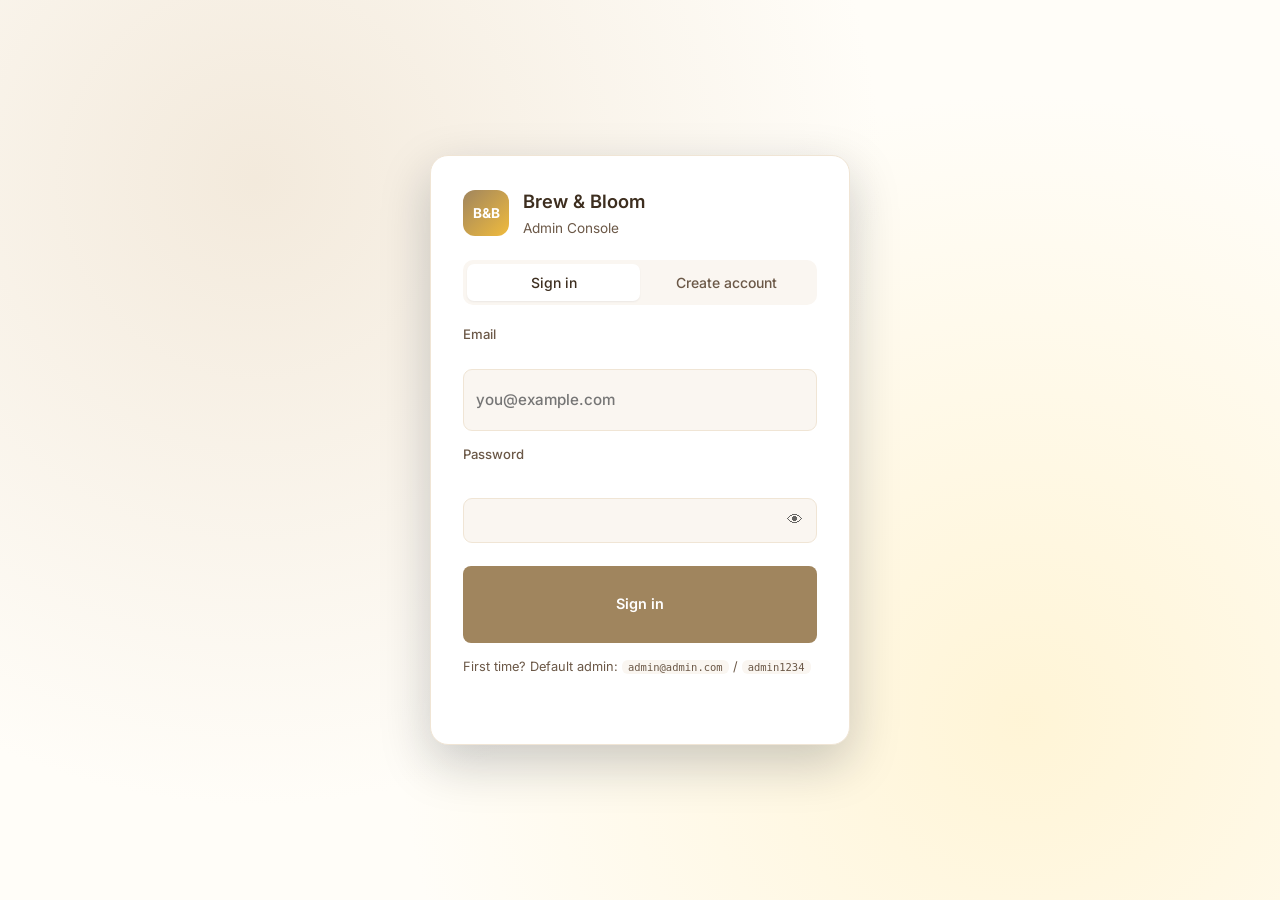
<file: admin.html>
<!DOCTYPE html>
<html lang="en">
<head>
  <meta charset="UTF-8" />
  <meta name="viewport" content="width=device-width, initial-scale=1.0" />
  <title>Admin · Brew & Bloom</title>
  <meta name="robots" content="noindex, nofollow" />

  <link rel="preconnect" href="https://fonts.googleapis.com" />
  <link rel="preconnect" href="https://fonts.gstatic.com" crossorigin />
  <link href="https://fonts.googleapis.com/css2?family=Inter:wght@400;500;600;700&display=swap" rel="stylesheet" />

  <link rel="stylesheet" href="admin.css?v=5" />

  <script>
    (function () {
      try {
        var saved = localStorage.getItem('bb-theme');
        var theme = (saved === 'dark' || saved === 'light')
          ? saved
          : (window.matchMedia('(prefers-color-scheme: dark)').matches ? 'dark' : 'light');
        document.documentElement.setAttribute('data-theme', theme);
      } catch (e) {}
    })();
  </script>
</head>
<body>

  <!-- ==========================================================
       AUTH GATE  (login + register tabs; covers everything else
       until the user has a valid session)
       ========================================================== -->
  <div class="auth-gate" id="authGate">
    <div class="auth-card">
      <div class="auth-brand">
        <span class="brand-mark">B&amp;B</span>
        <div>
          <h1>Brew &amp; Bloom</h1>
          <p class="muted">Admin Console</p>
        </div>
      </div>

      <div class="auth-tabs" role="tablist">
        <button class="auth-tab active" data-auth-tab="login" role="tab">Sign in</button>
        <button class="auth-tab"        data-auth-tab="register" role="tab">Create account</button>
      </div>

      <!-- Stacked forms: both occupy the same cell. CSS crossfades
           via .active so the card never jumps in height. -->
      <div class="auth-form-stack">
        <!-- Login form -->
        <form class="auth-form active" id="loginForm" autocomplete="on">
          <label>
            Email
            <input type="email" name="email" required autocomplete="username" placeholder="you@example.com" />
          </label>
          <label>
            Password
            <div class="pw-wrap">
              <input type="password" name="password" required autocomplete="current-password" minlength="8" />
              <button type="button" class="pw-toggle" aria-label="Show password">👁</button>
            </div>
          </label>
          <p class="form-error" id="loginError" hidden></p>
          <button type="submit" class="btn btn-primary btn-block">Sign in</button>
          <p class="hint muted">
            First time? Default admin: <code>admin@admin.com</code> / <code>admin1234</code>
          </p>
        </form>

        <!-- Register form -->
        <form class="auth-form" id="registerForm" autocomplete="on">
          <label>
            Name
            <input type="text" name="name" required placeholder="Your name" />
          </label>
          <label>
            Email
            <input type="email" name="email" required autocomplete="username" placeholder="you@example.com" />
          </label>
          <label>
            Password
            <input type="password" name="password" required autocomplete="new-password" minlength="8" />
            <small class="muted">8+ characters. Use a unique one — passwords are hashed but stored locally for now.</small>
          </label>
          <p class="form-error" id="registerError" hidden></p>
          <button type="submit" class="btn btn-primary btn-block">Create account</button>
          <p class="hint muted">
            New accounts default to "customer." Ask an existing admin to promote you.
          </p>
        </form>
      </div>
    </div>
  </div>

  <!-- ==========================================================
       ADMIN APP SHELL  (shown only after login)
       ========================================================== -->
  <div class="app" id="adminApp" hidden>

    <!-- Top bar -->
    <header class="topbar">
      <button class="icon-btn sidebar-toggle" id="sidebarToggle" aria-label="Menu">☰</button>
      <div class="topbar-brand">
        <span class="brand-mark sm">B&amp;B</span>
        <strong>Admin</strong>
      </div>

      <div class="topbar-right">
        <a href="index.html" class="link" target="_blank" rel="noopener">View public site ↗</a>
        <button class="icon-btn theme-toggle" id="themeToggleBtn" aria-label="Toggle theme">
          <span class="sun">☀</span><span class="moon">☾</span>
        </button>
        <div class="user-chip" id="userChip">
          <span class="avatar" id="userAvatar">A</span>
          <span class="user-name" id="userName">Admin</span>
          <button class="link logout-btn" id="logoutBtn">Sign out</button>
        </div>
      </div>
    </header>

    <!-- Sidebar -->
    <aside class="sidebar" id="sidebar">
      <nav class="side-nav" aria-label="Admin sections">
        <button class="side-link active" data-section="dashboard">
          <span class="ico">▣</span> Dashboard
        </button>
        <button class="side-link" data-section="menu">
          <span class="ico">☕</span> Menu Items
        </button>
        <button class="side-link" data-section="content">
          <span class="ico">✎</span> Banner &amp; Content
        </button>
        <button class="side-link admin-only" data-section="payments">
          <span class="ico">$</span> Payments &amp; API
        </button>
        <button class="side-link admin-only" data-section="users">
          <span class="ico">⚇</span> Users
        </button>
        <button class="side-link" data-section="danger">
          <span class="ico">⚠</span> Danger Zone
        </button>
      </nav>
      <footer class="sidebar-footer">
        <p class="muted small">Brew &amp; Bloom Admin · v0.1 prototype</p>
      </footer>
    </aside>

    <!-- Main content -->
    <main class="content" id="content">

      <!-- ============ DASHBOARD ============ -->
      <section class="panel" data-panel="dashboard">
        <header class="panel-head">
          <div>
            <h2>Dashboard</h2>
            <p class="muted">Quick overview of what's live on your store.</p>
          </div>
        </header>

        <div class="stats-grid">
          <div class="stat-card">
            <p class="stat-label">Menu items</p>
            <h3 id="statMenu">—</h3>
          </div>
          <div class="stat-card">
            <p class="stat-label">Categories</p>
            <h3 id="statCategories">—</h3>
          </div>
          <div class="stat-card">
            <p class="stat-label">Payment methods enabled</p>
            <h3 id="statPayments">—</h3>
          </div>
          <div class="stat-card">
            <p class="stat-label">Registered users</p>
            <h3 id="statUsers">—</h3>
          </div>
        </div>

        <div class="info-box">
          <h4>Prototype status</h4>
          <p>This admin panel currently writes to your browser's <code>localStorage</code>. Changes are visible only on this device. See <code>BUGS.md</code> for the production upgrade path (Supabase / Firebase).</p>
        </div>
      </section>

      <!-- ============ MENU ============ -->
      <section class="panel" data-panel="menu" hidden>
        <header class="panel-head">
          <div>
            <h2>Menu Items</h2>
            <p class="muted">Add, edit, or remove drinks and pastries.</p>
          </div>
          <button class="btn btn-primary" id="addItemBtn">+ Add item</button>
        </header>

        <div class="toolbar">
          <input type="search" id="menuSearch" placeholder="Search by name or category…" />
          <select id="menuCategoryFilter">
            <option value="">All categories</option>
            <option value="coffee">Coffee</option>
            <option value="tea">Tea</option>
            <option value="cold">Cold Brews</option>
            <option value="pastry">Pastries</option>
            <option value="bundle">Bundles</option>
          </select>
        </div>

        <div class="table-wrap">
          <table class="data-table" id="menuTable">
            <thead>
              <tr>
                <th></th>
                <th>Name</th>
                <th>Category</th>
                <th>Price</th>
                <th>Tag</th>
                <th>Options</th>
                <th class="right">Actions</th>
              </tr>
            </thead>
            <tbody id="menuTableBody">
              <!-- rows injected by admin.js -->
            </tbody>
          </table>
        </div>
      </section>

      <!-- ============ BANNER & CONTENT ============ -->
      <section class="panel" data-panel="content" hidden>
        <header class="panel-head">
          <div>
            <h2>Banner &amp; Content</h2>
            <p class="muted">Edit the customer-facing text and the hero / about images.</p>
          </div>
          <button class="btn btn-primary" id="saveContentBtn">Save changes</button>
        </header>

        <form class="content-form" id="contentForm">
          <fieldset>
            <legend>Brand</legend>
            <label>Brand name <input type="text" name="brandName" /></label>
            <label>Tagline <textarea name="brandTagline" rows="2"></textarea></label>
            <label>Announcement bar <input type="text" name="announcement" placeholder="Free delivery on orders over ₱500" /></label>
          </fieldset>

          <fieldset>
            <legend>Hero section</legend>
            <label>Eyebrow text <input type="text" name="heroEyebrow" /></label>
            <label>Headline (newlines allowed) <textarea name="heroTitle" rows="3"></textarea></label>
            <label>Hero image
              <div class="img-uploader" data-img-target="heroImage">
                <img class="preview" id="heroImagePreview" alt="" />
                <input type="url" name="heroImage" placeholder="https://… or upload" />
                <input type="file" accept="image/*" class="img-file" data-target="heroImage" />
                <button type="button" class="btn btn-ghost choose-file">Upload image</button>
              </div>
            </label>
          </fieldset>

          <fieldset>
            <legend>About section</legend>
            <label>About title <input type="text" name="aboutTitle" /></label>
            <label>About body <textarea name="aboutBody" rows="4"></textarea></label>
            <label>About image
              <div class="img-uploader" data-img-target="aboutImage">
                <img class="preview" id="aboutImagePreview" alt="" />
                <input type="url" name="aboutImage" placeholder="https://… or upload" />
                <input type="file" accept="image/*" class="img-file" data-target="aboutImage" />
                <button type="button" class="btn btn-ghost choose-file">Upload image</button>
              </div>
            </label>
          </fieldset>

          <fieldset>
            <legend>Contact</legend>
            <label>Phone <input type="tel" name="contactPhone" /></label>
            <label>Email <input type="email" name="contactEmail" /></label>
            <label>Address <input type="text" name="contactAddress" /></label>
            <label>Hours <input type="text" name="hours" /></label>
          </fieldset>
        </form>
      </section>

      <!-- ============ PAYMENTS & API (admin only) ============ -->
      <section class="panel admin-only" data-panel="payments" hidden>
        <header class="panel-head">
          <div>
            <h2>Payments &amp; API</h2>
            <p class="muted">Toggle methods and configure provider keys. Customers never see these values.</p>
          </div>
          <button class="btn btn-primary" id="savePaymentsBtn">Save changes</button>
        </header>

        <div class="warn-box">
          <strong>⚠ Security notice.</strong> API keys are stored in localStorage in this prototype, which is INSECURE.
          Real keys must live on a backend server, never in a browser. Use the placeholders below for now.
        </div>

        <form class="payments-form" id="paymentsForm">
          <!-- GCash -->
          <fieldset>
            <legend>GCash</legend>
            <label class="toggle"><input type="checkbox" data-pay="gcash" data-field="enabled" /> Enabled for customers</label>
            <label>API key <input type="password" data-pay="gcash" data-field="apiKey" placeholder="xnd_pk_…" /></label>
            <label>Merchant ID <input type="text" data-pay="gcash" data-field="merchantId" /></label>
          </fieldset>

          <!-- Maya -->
          <fieldset>
            <legend>Maya</legend>
            <label class="toggle"><input type="checkbox" data-pay="maya" data-field="enabled" /> Enabled for customers</label>
            <label>API key <input type="password" data-pay="maya" data-field="apiKey" /></label>
            <label>Merchant ID <input type="text" data-pay="maya" data-field="merchantId" /></label>
          </fieldset>

          <!-- Bank -->
          <fieldset>
            <legend>Online Banking (BPI / BDO / UnionBank…)</legend>
            <label class="toggle"><input type="checkbox" data-pay="bank" data-field="enabled" /> Enabled for customers</label>
            <label>Provider
              <select data-pay="bank" data-field="provider">
                <option value="paymongo">PayMongo</option>
                <option value="xendit">Xendit</option>
              </select>
            </label>
            <label>API key <input type="password" data-pay="bank" data-field="apiKey" /></label>
          </fieldset>

          <!-- Card -->
          <fieldset>
            <legend>Credit / Debit Card</legend>
            <label class="toggle"><input type="checkbox" data-pay="card" data-field="enabled" /> Enabled for customers</label>
            <label>Provider
              <select data-pay="card" data-field="provider">
                <option value="stripe">Stripe</option>
                <option value="paymongo">PayMongo</option>
                <option value="adyen">Adyen</option>
              </select>
            </label>
            <label>Publishable key <input type="text"     data-pay="card" data-field="publishableKey" placeholder="pk_test_…" /></label>
            <label>Secret key      <input type="password" data-pay="card" data-field="secretKey"      placeholder="sk_test_…" /></label>
          </fieldset>

          <!-- COD -->
          <fieldset>
            <legend>Cash on Delivery</legend>
            <label class="toggle"><input type="checkbox" data-pay="cod" data-field="enabled" /> Enabled for customers</label>
          </fieldset>
        </form>
      </section>

      <!-- ============ USERS (admin only) ============ -->
      <section class="panel admin-only" data-panel="users" hidden>
        <header class="panel-head">
          <div>
            <h2>Users</h2>
            <p class="muted">Promote customers to admin or demote them back.</p>
          </div>
        </header>

        <div class="table-wrap">
          <table class="data-table" id="usersTable">
            <thead>
              <tr><th>Name</th><th>Email</th><th>Role</th><th>Joined</th><th class="right">Actions</th></tr>
            </thead>
            <tbody id="usersTableBody"></tbody>
          </table>
        </div>
      </section>

      <!-- ============ DANGER ZONE ============ -->
      <section class="panel" data-panel="danger" hidden>
        <header class="panel-head">
          <div>
            <h2>Danger Zone</h2>
            <p class="muted">Destructive actions. There is no undo.</p>
          </div>
        </header>

        <div class="danger-card">
          <h4>Reset menu to factory defaults</h4>
          <p class="muted">Reverts all menu items to the original 16. Custom items will be deleted.</p>
          <button class="btn btn-danger" id="resetMenuBtn">Reset menu</button>
        </div>

        <div class="danger-card">
          <h4>Reset content to factory defaults</h4>
          <p class="muted">Reverts brand name, hero text, about, and contact details.</p>
          <button class="btn btn-danger" id="resetContentBtn">Reset content</button>
        </div>

        <div class="danger-card">
          <h4>Factory reset everything</h4>
          <p class="muted">Wipes all admin data on this device — menu, content, payments, AND user accounts (you'll be signed out).</p>
          <button class="btn btn-danger" id="factoryResetBtn">Factory reset</button>
        </div>
      </section>

    </main>
  </div>

  <!-- ============ ITEM EDIT MODAL ============ -->
  <div class="modal" id="itemModal" aria-hidden="true">
    <div class="modal-card">
      <header class="modal-head">
        <h3 id="itemModalTitle">Edit item</h3>
        <button class="icon-btn close-btn" id="closeItemModal" aria-label="Close">✕</button>
      </header>
      <form id="itemForm" class="content-form">
        <div class="grid-2">
          <label>ID <small class="muted">(unique slug, no spaces)</small>
            <input type="text" name="id" required pattern="[a-z0-9_-]+" />
          </label>
          <label>Name
            <input type="text" name="name" required />
          </label>
        </div>
        <div class="grid-2">
          <label>Category
            <select name="category" required>
              <option value="coffee">Coffee</option>
              <option value="tea">Tea</option>
              <option value="cold">Cold Brews</option>
              <option value="pastry">Pastries</option>
              <option value="bundle">Bundles</option>
            </select>
          </label>
          <label>Price (₱)
            <input type="number" name="price" required min="0" step="1" />
          </label>
        </div>
        <div class="grid-2">
          <label>Emoji
            <input type="text" name="emoji" maxlength="4" placeholder="☕" />
          </label>
          <label>Rating
            <input type="number" name="rating" min="0" max="5" step="0.1" />
          </label>
        </div>
        <label>Tag (optional)
          <input type="text" name="tag" placeholder="New / Bestseller / Save" />
        </label>
        <label>Description
          <textarea name="desc" rows="2" required></textarea>
        </label>

        <label>Image
          <div class="img-uploader" data-img-target="itemImage">
            <img class="preview" id="itemImagePreview" alt="" />
            <input type="url" name="img" placeholder="https://… or upload" />
            <input type="file" accept="image/*" class="img-file" data-target="itemImage" />
            <button type="button" class="btn btn-ghost choose-file">Upload image</button>
          </div>
        </label>

        <fieldset>
          <legend>Customer can choose…</legend>
          <div class="check-row">
            <label><input type="checkbox" name="opt_size" /> Size</label>
            <label><input type="checkbox" name="opt_temp" /> Hot/Iced</label>
            <label><input type="checkbox" name="opt_milk" /> Milk type</label>
            <label><input type="checkbox" name="opt_sugar" /> Sugar level</label>
            <label><input type="checkbox" name="opt_addons" /> Add-ons</label>
          </div>
        </fieldset>

        <p class="form-error" id="itemFormError" hidden></p>

        <div class="form-actions">
          <button type="button" class="btn btn-ghost" id="cancelItemBtn">Cancel</button>
          <button type="submit" class="btn btn-primary" id="saveItemBtn">Save item</button>
        </div>
      </form>
    </div>
  </div>

  <!-- Toast -->
  <div class="toast" id="toast" aria-live="polite"></div>

  <script src="store.js?v=3"></script>
  <script src="admin.js?v=3"></script>
</body>
</html>
</file>
<file: admin.css>
/* ==========================================================
   BREW & BLOOM — ADMIN CONSOLE STYLES
   ----------------------------------------------------------
   Separate from the public site's CSS. Uses its own token
   palette tuned for a denser, info-dense dashboard look.
   ========================================================== */

/* ==========================================================
   TOKENS — light theme
   - Palette: soft pastel BROWN (primary) + soft YELLOW (accent)
     over warm WHITE. Edit these values to recolor the whole UI.
   ========================================================== */
:root {
  --bg:           #FFFDF8;     /* warm white app background */
  --surface:      #FFFFFF;
  --surface-2:    #FAF6F1;     /* cream */
  --border:       #F0E5D5;     /* warm beige */
  --border-strong:#DDC9A8;     /* warm sand */

  --ink:          #3D2E1F;     /* deep coffee text */
  --ink-soft:     #6B5847;     /* mid mocha text */
  --ink-faint:    #9A8870;     /* light mocha */

  --brand:        #A0855E;     /* soft brown primary */
  --brand-deep:   #6F5A3E;     /* deep espresso */
  --brand-soft:   #F0E5D5;     /* light beige */
  --accent:       #F0BB3D;     /* warm yellow */
  --accent-deep:  #C18F1E;     /* deep amber */

  --danger:      #DC3545;
  --danger-deep: #A02633;
  --warn-bg:     #FFF7D8;
  --warn-text:   #6F5A00;

  --radius-sm:   8px;
  --radius:      12px;
  --radius-lg:   16px;
  --shadow-sm:   0 1px 2px rgba(15, 22, 36, 0.06);
  --shadow:      0 4px 14px rgba(15, 22, 36, 0.08);
  --shadow-lg:   0 18px 50px rgba(15, 22, 36, 0.22);

  --topbar-h:    62px;
  --sidebar-w:   240px;
}

/* ==========================================================
   TOKENS — dark theme
   ========================================================== */
[data-theme="dark"] {
  --bg:           #14100A;     /* very dark coffee */
  --surface:      #221912;     /* dark surface */
  --surface-2:    #2A1F12;     /* slightly elevated surface */
  --border:       #3A2F22;
  --border-strong:#5C4830;

  --ink:          #F5EBD9;     /* warm white */
  --ink-soft:     #B8A892;
  --ink-faint:    #8A7A66;

  --brand:        #C8AC81;     /* light tan reads as brand on dark */
  --brand-deep:   #DDC9A8;
  --brand-soft:   #3A2F22;
  --accent:       #FFD865;     /* warm yellow */
  --accent-deep:  #FFE48A;

  --danger:      #F26A78;
  --danger-deep: #FF8A95;
  --warn-bg:     #3A3110;
  --warn-text:   #FFE38A;

  --shadow-sm:   0 1px 2px rgba(0,0,0,.45);
  --shadow:      0 4px 14px rgba(0,0,0,.55);
  --shadow-lg:   0 24px 64px rgba(0,0,0,.7);
}

/* ==========================================================
   RESET
   ========================================================== */
*, *::before, *::after { box-sizing: border-box; }
html, body { margin: 0; }
/* Make the [hidden] HTML attribute beat any `display:` rule.
   Without this, `display: grid` on .app / .auth-gate / .auth-form
   ignores `hidden`, leaving things visible when JS toggles them. */
[hidden] { display: none !important; }
body {
  font-family: 'Inter', system-ui, -apple-system, Segoe UI, Roboto, sans-serif;
  background: var(--bg);
  color: var(--ink);
  font-size: 14px;
  line-height: 1.5;
  -webkit-font-smoothing: antialiased;
}
h1, h2, h3, h4 { margin: 0; font-weight: 600; color: var(--ink); }
h1 { font-size: 1.4rem; }
h2 { font-size: 1.25rem; }
h3 { font-size: 1.05rem; }
h4 { font-size: .95rem; }
p { margin: 0 0 .5em; }
a, .link {
  color: var(--brand-deep);
  text-decoration: none;
  cursor: pointer;
  background: transparent;
  border: none;
  font: inherit;
  padding: 0;
}
.link:hover, a:hover { text-decoration: underline; }
.muted { color: var(--ink-soft); }
.small { font-size: .82rem; }
code {
  font-family: ui-monospace, SFMono-Regular, Menlo, monospace;
  background: var(--surface-2);
  padding: 1px 6px;
  border-radius: 6px;
  font-size: .85em;
}

/* ==========================================================
   BUTTONS
   ========================================================== */
.btn {
  display: inline-flex;
  align-items: center;
  justify-content: center;
  gap: 6px;
  padding: 9px 16px;
  border-radius: 8px;
  border: 1px solid transparent;
  font: inherit;
  font-weight: 600;
  font-size: .9rem;
  cursor: pointer;
  transition: background .15s, border-color .15s, color .15s, transform .1s;
}
.btn:active { transform: translateY(1px); }
.btn-primary {
  background: var(--brand);
  color: #FFFFFF;
}
.btn-primary:hover { background: var(--brand-deep); }
[data-theme="dark"] .btn-primary { color: #0E1419; }
.btn-ghost {
  background: var(--surface);
  color: var(--ink);
  border-color: var(--border);
}
.btn-ghost:hover { border-color: var(--border-strong); }
.btn-danger {
  background: var(--danger);
  color: #FFFFFF;
}
.btn-danger:hover { background: var(--danger-deep); }
.btn-block { width: 100%; }
.btn[disabled] { opacity: .55; cursor: not-allowed; }

/* Icon button */
.icon-btn {
  display: inline-grid;
  place-items: center;
  width: 36px; height: 36px;
  border-radius: 8px;
  border: 1px solid var(--border);
  background: var(--surface);
  color: var(--ink);
  cursor: pointer;
  transition: background .15s, border-color .15s;
}
.icon-btn:hover { background: var(--surface-2); }

/* ==========================================================
   AUTH GATE
   ========================================================== */
.auth-gate {
  position: fixed; inset: 0;
  display: grid;
  place-items: center;
  background:
    radial-gradient(circle at 20% 20%, rgba(240, 229, 213, 0.8), transparent 50%),
    radial-gradient(circle at 80% 80%, rgba(255, 241, 200, 0.7), transparent 50%),
    var(--bg);
  padding: 24px;
  z-index: 100;
  overflow-y: auto;
}
[data-theme="dark"] .auth-gate {
  background:
    radial-gradient(circle at 20% 20%, rgba(58, 47, 34, 0.8), transparent 50%),
    radial-gradient(circle at 80% 80%, rgba(88, 72, 30, 0.6), transparent 50%),
    var(--bg);
}
.auth-card {
  width: min(420px, 100%);
  background: var(--surface);
  border-radius: 18px;
  box-shadow: var(--shadow-lg);
  padding: 32px;
  border: 1px solid var(--border);
}
.auth-brand {
  display: flex;
  align-items: center;
  gap: 14px;
  margin-bottom: 22px;
}
.auth-brand h1 { font-size: 1.15rem; margin: 0; }
.auth-brand p  { margin: 2px 0 0; font-size: .85rem; }
.brand-mark {
  display: inline-grid;
  place-items: center;
  width: 46px; height: 46px;
  border-radius: 12px;
  background: linear-gradient(135deg, var(--brand), var(--accent));
  color: #FFFFFF;
  font-weight: 700;
  font-size: .85rem;
}
.brand-mark.sm { width: 32px; height: 32px; font-size: .7rem; border-radius: 9px; }

.auth-tabs {
  display: flex;
  background: var(--surface-2);
  border-radius: 10px;
  padding: 4px;
  margin-bottom: 20px;
}
.auth-tab {
  flex: 1;
  padding: 8px;
  border-radius: 7px;
  border: none;
  background: transparent;
  color: var(--ink-soft);
  font: inherit;
  font-weight: 500;
  cursor: pointer;
  transition: background .15s, color .15s;
}
.auth-tab.active {
  background: var(--surface);
  color: var(--ink);
  box-shadow: var(--shadow-sm);
}

/* Stacked auth forms — both occupy the same grid cell so the
   card height matches the TALLER form and never jumps. The
   inactive one is fully transparent + non-interactive but
   still in flow, contributing its height to the container. */
.auth-form-stack {
  display: grid;
}
.auth-form-stack > .auth-form {
  grid-column: 1;
  grid-row: 1;
  display: grid;
  gap: 14px;
  opacity: 0;
  visibility: hidden;
  pointer-events: none;
  transform: translateY(4px);
  transition:
    opacity .22s ease,
    transform .22s ease,
    visibility 0s linear .22s;
}
.auth-form-stack > .auth-form.active {
  opacity: 1;
  visibility: visible;
  pointer-events: auto;
  transform: translateY(0);
  transition:
    opacity .22s ease,
    transform .22s ease,
    visibility 0s linear 0s;
}
.auth-form label {
  display: grid;
  gap: 6px;
  font-size: .82rem;
  font-weight: 500;
  color: var(--ink-soft);
}
.auth-form input,
.auth-form select {
  padding: 10px 12px;
  border-radius: 9px;
  border: 1px solid var(--border);
  background: var(--surface-2);
  color: var(--ink);
  font: inherit;
  font-size: .95rem;
  transition: border-color .15s, background .15s;
}
.auth-form input:focus,
.auth-form select:focus {
  outline: none;
  border-color: var(--brand);
  background: var(--surface);
}
.pw-wrap {
  position: relative;
  display: flex;
  align-items: center;
}
.pw-wrap input { flex: 1; padding-right: 42px; }
.pw-toggle {
  position: absolute; right: 6px;
  width: 32px; height: 32px;
  border: none;
  background: transparent;
  cursor: pointer;
  font-size: 1rem;
  opacity: .6;
}
.pw-toggle:hover { opacity: 1; }

.form-error {
  margin: 0;
  padding: 10px 12px;
  border-radius: 8px;
  background: rgba(220, 53, 69, 0.10);
  color: var(--danger);
  font-size: .85rem;
  border: 1px solid rgba(220, 53, 69, 0.25);
}
.hint { margin: 0; font-size: .8rem; }
.hint code { font-size: .82em; }

/* ==========================================================
   APP SHELL
   ========================================================== */
.app {
  display: grid;
  grid-template-columns: var(--sidebar-w) 1fr;
  grid-template-rows: var(--topbar-h) 1fr;
  grid-template-areas:
    "topbar  topbar"
    "sidebar content";
  min-height: 100vh;
  min-height: 100dvh;
}

/* Top bar */
.topbar {
  grid-area: topbar;
  display: flex;
  align-items: center;
  gap: 14px;
  padding: 0 20px;
  background: var(--surface);
  border-bottom: 1px solid var(--border);
  position: sticky;
  top: 0;
  z-index: 30;
}
.sidebar-toggle { display: none; }
.topbar-brand { display: flex; align-items: center; gap: 10px; }
.topbar-right {
  margin-left: auto;
  display: flex;
  align-items: center;
  gap: 12px;
}
.theme-toggle .sun, .theme-toggle .moon { font-size: 1rem; line-height: 1; }
.theme-toggle .moon { display: none; }
[data-theme="dark"] .theme-toggle .sun  { display: none; }
[data-theme="dark"] .theme-toggle .moon { display: inline; }

.user-chip {
  display: flex;
  align-items: center;
  gap: 8px;
  padding: 4px 12px 4px 4px;
  border-radius: 999px;
  border: 1px solid var(--border);
  background: var(--surface-2);
}
.avatar {
  width: 28px; height: 28px;
  border-radius: 50%;
  background: linear-gradient(135deg, var(--brand), var(--accent));
  color: #FFFFFF;
  display: grid;
  place-items: center;
  font-weight: 700;
  font-size: .8rem;
}
.user-name { font-weight: 500; font-size: .88rem; }
.logout-btn { font-size: .85rem; }

/* Sidebar */
.sidebar {
  grid-area: sidebar;
  background: var(--surface);
  border-right: 1px solid var(--border);
  padding: 16px 12px;
  display: flex;
  flex-direction: column;
  position: sticky;
  top: var(--topbar-h);
  height: calc(100vh - var(--topbar-h));
  height: calc(100dvh - var(--topbar-h));
  overflow-y: auto;
}
.side-nav { display: grid; gap: 4px; }
.side-link {
  display: flex;
  align-items: center;
  gap: 10px;
  padding: 10px 12px;
  border-radius: 8px;
  border: none;
  background: transparent;
  color: var(--ink-soft);
  font: inherit;
  font-size: .9rem;
  font-weight: 500;
  cursor: pointer;
  text-align: left;
  transition: background .15s, color .15s;
}
.side-link .ico {
  display: inline-grid;
  place-items: center;
  width: 22px;
  font-size: 1rem;
  color: var(--ink-faint);
}
.side-link:hover { background: var(--surface-2); color: var(--ink); }
.side-link.active {
  background: var(--brand-soft);
  color: var(--brand-deep);
}
.side-link.active .ico { color: var(--brand); }
.sidebar-footer { margin-top: auto; padding-top: 16px; }

/* ==========================================================
   CONTENT / PANELS
   ========================================================== */
.content {
  grid-area: content;
  padding: 28px 32px 60px;
  min-width: 0;
}
.panel { max-width: 1100px; }
.panel-head {
  display: flex;
  align-items: flex-end;
  justify-content: space-between;
  gap: 16px;
  margin-bottom: 22px;
  flex-wrap: wrap;
}
.panel-head .muted { margin: 4px 0 0; }

/* Stats */
.stats-grid {
  display: grid;
  grid-template-columns: repeat(auto-fit, minmax(180px, 1fr));
  gap: 14px;
  margin-bottom: 24px;
}
.stat-card {
  background: var(--surface);
  border: 1px solid var(--border);
  border-radius: var(--radius);
  padding: 16px 18px;
}
.stat-label {
  margin: 0;
  font-size: .78rem;
  text-transform: uppercase;
  letter-spacing: .04em;
  color: var(--ink-soft);
}
.stat-card h3 {
  margin: 6px 0 0;
  font-size: 1.6rem;
  font-weight: 700;
}

.info-box {
  background: var(--surface);
  border: 1px solid var(--border);
  border-left: 3px solid var(--brand);
  border-radius: var(--radius);
  padding: 16px 18px;
}
.info-box h4 { margin-bottom: 6px; }
.warn-box {
  background: var(--warn-bg);
  color: var(--warn-text);
  border-radius: var(--radius);
  padding: 12px 16px;
  margin-bottom: 20px;
  font-size: .88rem;
}

/* Toolbar (filter row above tables) */
.toolbar {
  display: flex;
  gap: 10px;
  margin-bottom: 16px;
  flex-wrap: wrap;
}
.toolbar input,
.toolbar select {
  padding: 9px 12px;
  border-radius: 8px;
  border: 1px solid var(--border);
  background: var(--surface);
  color: var(--ink);
  font: inherit;
}
.toolbar input { flex: 1; min-width: 180px; }
.toolbar input:focus, .toolbar select:focus {
  outline: none;
  border-color: var(--brand);
}

/* Tables */
.table-wrap {
  background: var(--surface);
  border: 1px solid var(--border);
  border-radius: var(--radius);
  overflow: hidden;
}
.data-table {
  width: 100%;
  border-collapse: collapse;
  font-size: .9rem;
}
.data-table th, .data-table td {
  padding: 12px 14px;
  text-align: left;
  border-bottom: 1px solid var(--border);
  vertical-align: middle;
}
.data-table thead th {
  background: var(--surface-2);
  font-weight: 600;
  font-size: .82rem;
  text-transform: uppercase;
  letter-spacing: .03em;
  color: var(--ink-soft);
}
.data-table tbody tr:last-child td { border-bottom: none; }
.data-table tbody tr:hover { background: var(--surface-2); }
.data-table .right { text-align: right; }
.data-table img.thumb {
  width: 44px; height: 44px;
  border-radius: 8px;
  object-fit: cover;
  background: var(--surface-2);
  border: 1px solid var(--border);
}
.row-actions { display: inline-flex; gap: 6px; }
.row-actions .btn { padding: 5px 10px; font-size: .8rem; }

.tag-pill {
  display: inline-block;
  padding: 2px 8px;
  border-radius: 999px;
  font-size: .72rem;
  font-weight: 600;
  background: var(--brand-soft);
  color: var(--brand-deep);
}

/* ==========================================================
   FORMS (content + payments + item modal)
   ========================================================== */
.content-form,
.payments-form {
  display: grid;
  gap: 16px;
  max-width: 800px;
}
.content-form fieldset,
.payments-form fieldset {
  border: 1px solid var(--border);
  border-radius: var(--radius);
  padding: 16px 18px;
  margin: 0;
  background: var(--surface);
  display: grid;
  gap: 12px;
}
.content-form legend,
.payments-form legend {
  padding: 0 8px;
  font-weight: 600;
  color: var(--ink);
}
.content-form label,
.payments-form label,
#itemForm label {
  display: grid;
  gap: 6px;
  font-size: .82rem;
  font-weight: 500;
  color: var(--ink-soft);
}
.content-form input[type="text"],
.content-form input[type="url"],
.content-form input[type="tel"],
.content-form input[type="email"],
.content-form input[type="number"],
.content-form select,
.content-form textarea,
.payments-form input,
.payments-form select,
#itemForm input,
#itemForm select,
#itemForm textarea {
  padding: 9px 12px;
  border-radius: 8px;
  border: 1px solid var(--border);
  background: var(--surface-2);
  color: var(--ink);
  font: inherit;
  font-size: .92rem;
  transition: border-color .15s, background .15s;
}
.content-form input:focus,
.content-form select:focus,
.content-form textarea:focus,
.payments-form input:focus,
.payments-form select:focus,
#itemForm input:focus,
#itemForm select:focus,
#itemForm textarea:focus {
  outline: none;
  border-color: var(--brand);
  background: var(--surface);
}
.content-form textarea,
#itemForm textarea { resize: vertical; min-height: 70px; }

.grid-2 { display: grid; grid-template-columns: 1fr 1fr; gap: 12px; }

label.toggle {
  display: inline-flex !important;
  align-items: center;
  gap: 10px;
  font-weight: 500;
  color: var(--ink);
  font-size: .92rem;
}
label.toggle input { width: 16px; height: 16px; accent-color: var(--brand); }

.check-row {
  display: flex; flex-wrap: wrap; gap: 14px;
}
.check-row label {
  flex-direction: row;
  align-items: center;
  gap: 8px;
  color: var(--ink);
  font-weight: 500;
  font-size: .9rem;
}
.check-row input { width: 16px; height: 16px; accent-color: var(--brand); }

/* Image uploader */
.img-uploader {
  display: grid;
  grid-template-columns: 90px 1fr;
  grid-template-areas:
    "preview url"
    "preview file";
  gap: 10px;
  align-items: center;
}
.img-uploader .preview {
  grid-area: preview;
  width: 90px; height: 90px;
  border-radius: 10px;
  object-fit: cover;
  background: var(--surface-2);
  border: 1px dashed var(--border-strong);
}
.img-uploader input[type="url"] { grid-area: url; }
.img-uploader .img-file { display: none; }
.img-uploader .choose-file { grid-area: file; justify-self: start; padding: 6px 12px; font-size: .82rem; }

/* Form actions row */
.form-actions {
  display: flex;
  justify-content: flex-end;
  gap: 10px;
  padding-top: 8px;
}

/* ==========================================================
   DANGER ZONE
   ========================================================== */
.danger-card {
  background: var(--surface);
  border: 1px solid var(--border);
  border-left: 3px solid var(--danger);
  border-radius: var(--radius);
  padding: 16px 18px;
  margin-bottom: 12px;
  display: grid;
  gap: 8px;
}
.danger-card .btn { justify-self: start; }

/* ==========================================================
   MODAL (item edit)
   ========================================================== */
.modal {
  position: fixed; inset: 0;
  display: none;
  align-items: flex-start;
  justify-content: center;
  background: rgba(15, 22, 36, .55);
  backdrop-filter: blur(3px);
  padding: 40px 16px;
  overflow-y: auto;
  z-index: 90;
}
.modal.open { display: flex; }
.modal-card {
  background: var(--surface);
  width: min(640px, 100%);
  border-radius: var(--radius-lg);
  box-shadow: var(--shadow-lg);
  overflow: hidden;
}
.modal-head {
  display: flex;
  align-items: center;
  justify-content: space-between;
  padding: 18px 22px;
  border-bottom: 1px solid var(--border);
}
.modal-card form { padding: 18px 22px 22px; }
.close-btn { border: none; background: transparent; }

/* ==========================================================
   TOAST
   ========================================================== */
.toast {
  position: fixed;
  left: 50%;
  bottom: 28px;
  transform: translate(-50%, 80px);
  background: var(--ink);
  color: var(--bg);
  padding: 12px 18px;
  border-radius: 999px;
  font-size: .9rem;
  font-weight: 500;
  box-shadow: var(--shadow-lg);
  opacity: 0;
  transition: transform .3s cubic-bezier(.4,.2,.2,1), opacity .2s ease;
  z-index: 110;
  max-width: 92vw;
}
.toast.show { transform: translate(-50%, 0); opacity: 1; }
.toast.success { background: var(--brand-deep); color: #FFFFFF; }
.toast.error   { background: var(--danger);     color: #FFFFFF; }
[data-theme="dark"] .toast { background: var(--brand-deep); color: #0E1419; }

/* ==========================================================
   RESPONSIVE
   ========================================================== */
@media (max-width: 900px) {
  .app {
    grid-template-columns: 1fr;
    grid-template-areas:
      "topbar"
      "content";
  }
  .sidebar {
    position: fixed;
    top: var(--topbar-h);
    left: 0;
    width: 80%;
    max-width: 280px;
    z-index: 40;
    transform: translateX(-100%);
    transition: transform .25s ease;
    box-shadow: var(--shadow-lg);
  }
  .sidebar.open { transform: translateX(0); }
  .sidebar-toggle { display: inline-grid; }
  .content { padding: 22px 18px 60px; }
  .topbar-right .user-name,
  .topbar-right .link { display: none; }
}
@media (max-width: 520px) {
  .auth-card { padding: 22px; border-radius: 14px; }
  .grid-2    { grid-template-columns: 1fr; }
  .img-uploader {
    grid-template-columns: 70px 1fr;
  }
  .img-uploader .preview { width: 70px; height: 70px; }
  .modal { padding: 0; align-items: stretch; }
  .modal-card { border-radius: 0; min-height: 100dvh; }
}
</file>
